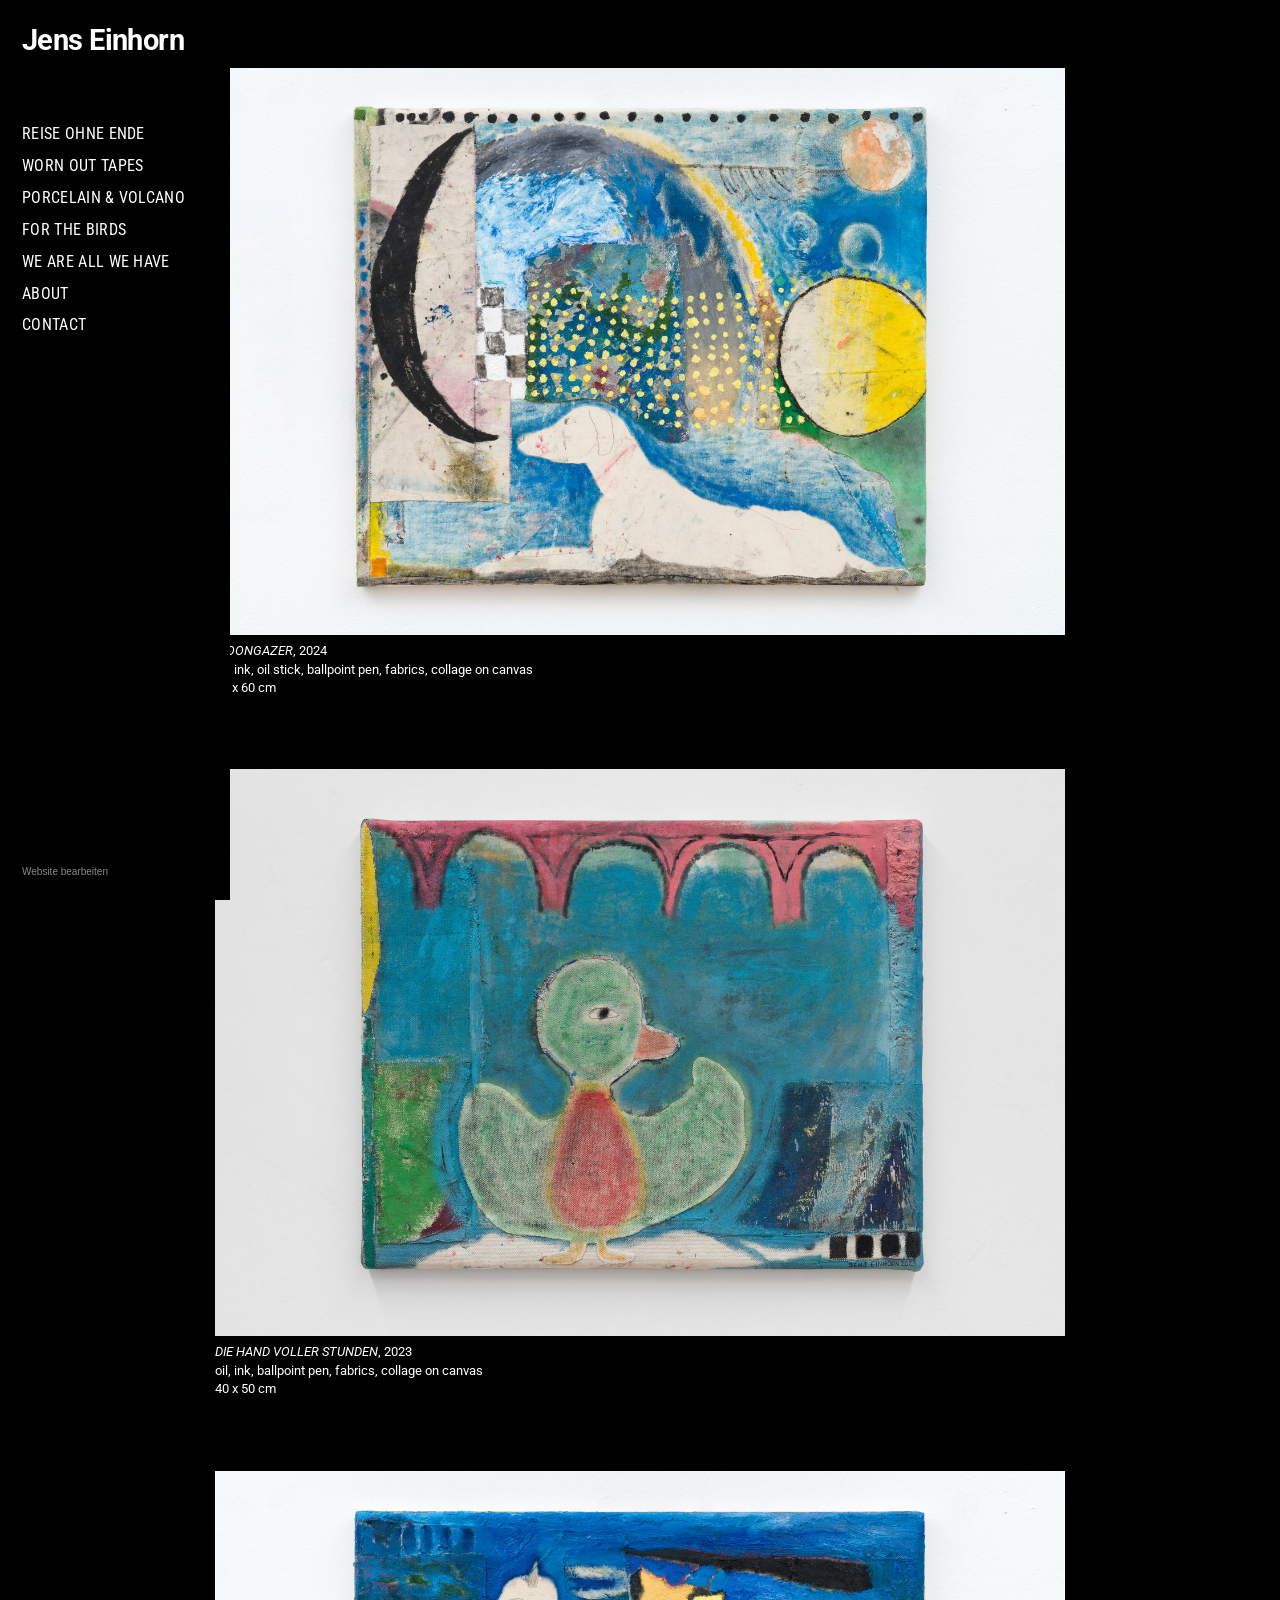
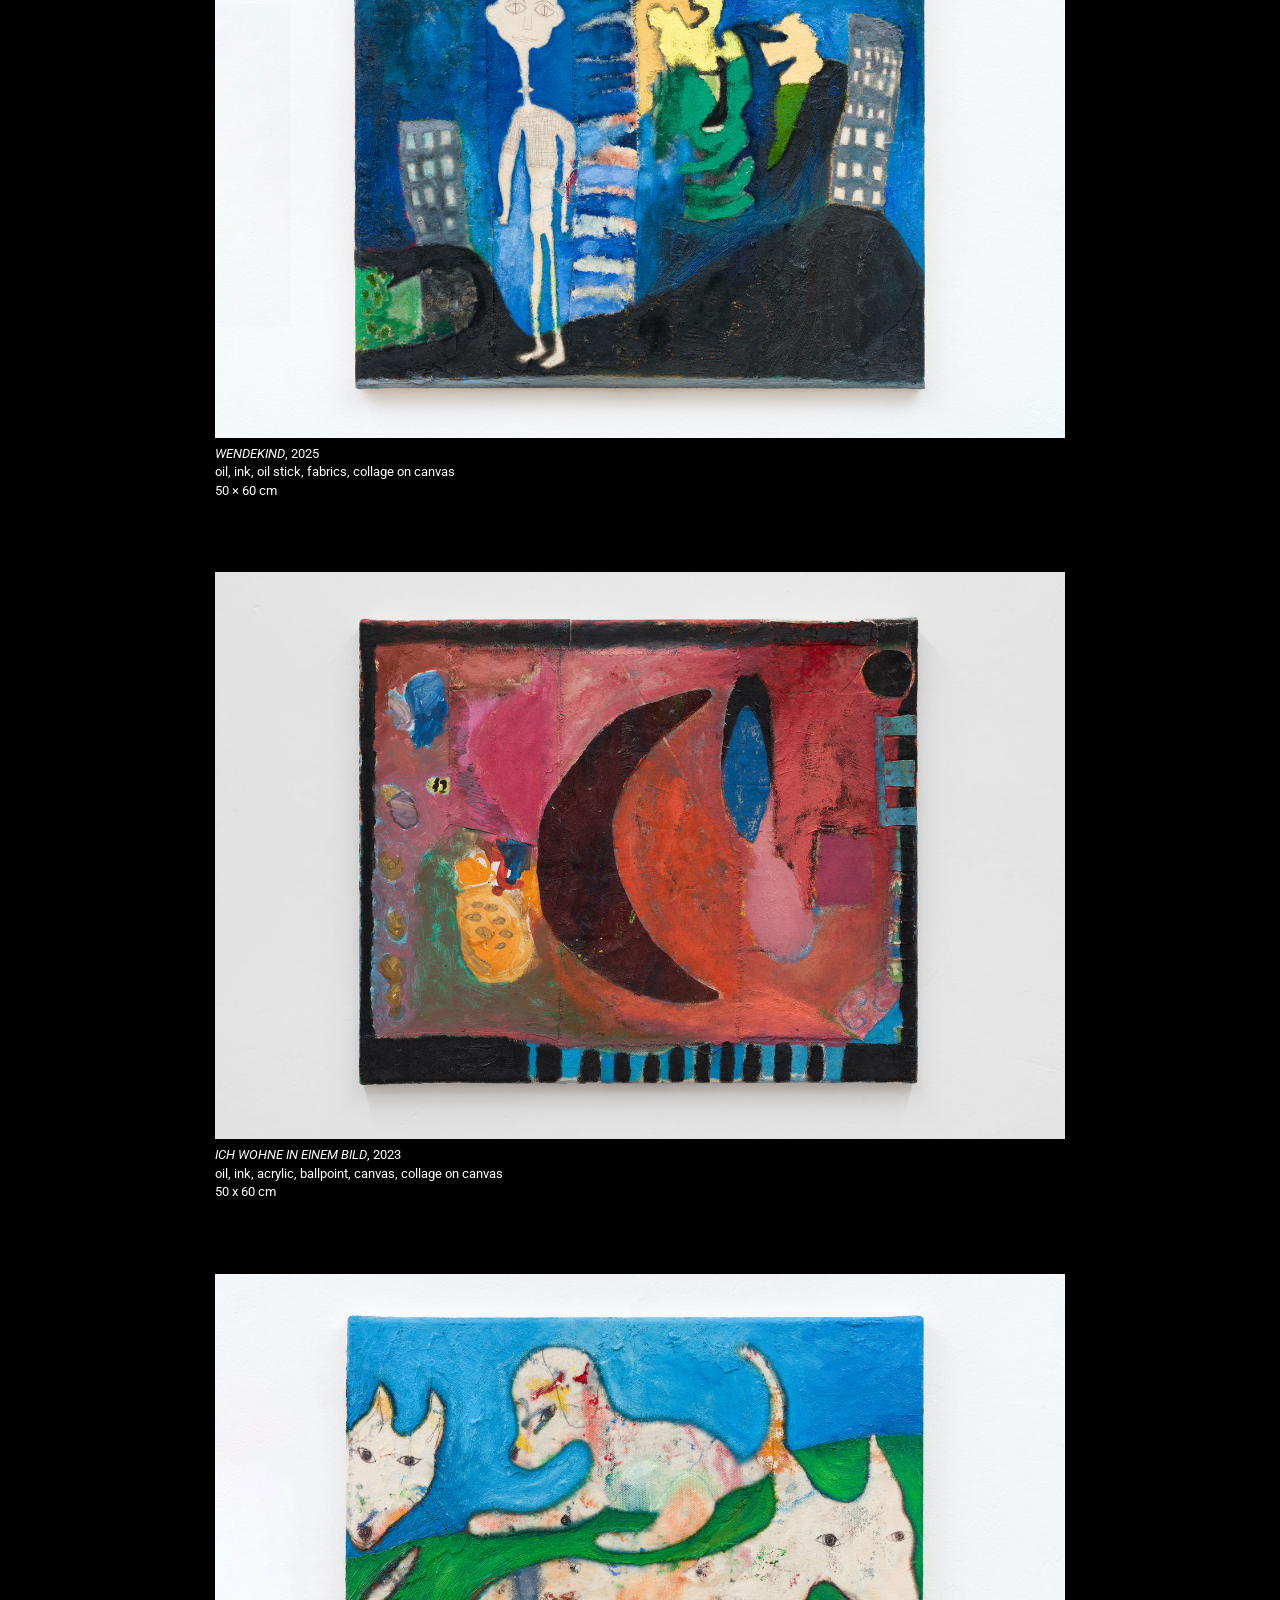
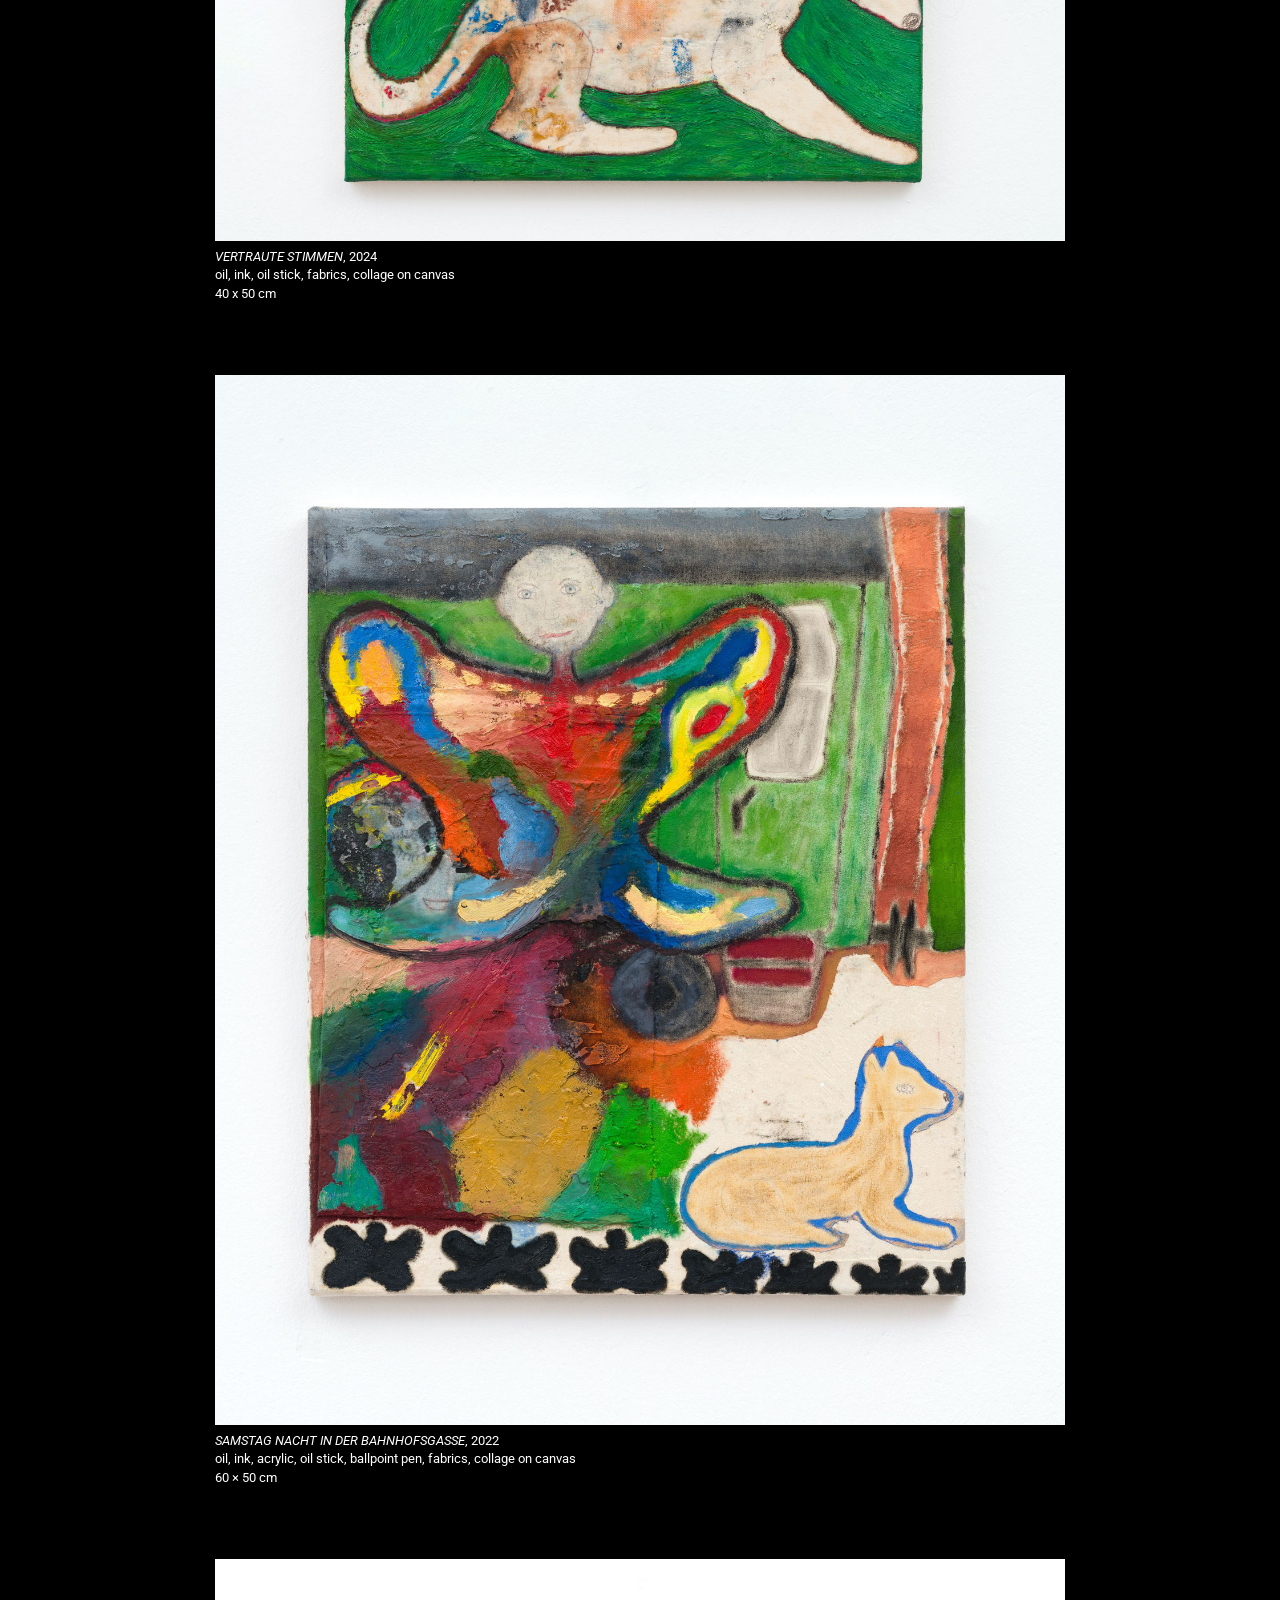
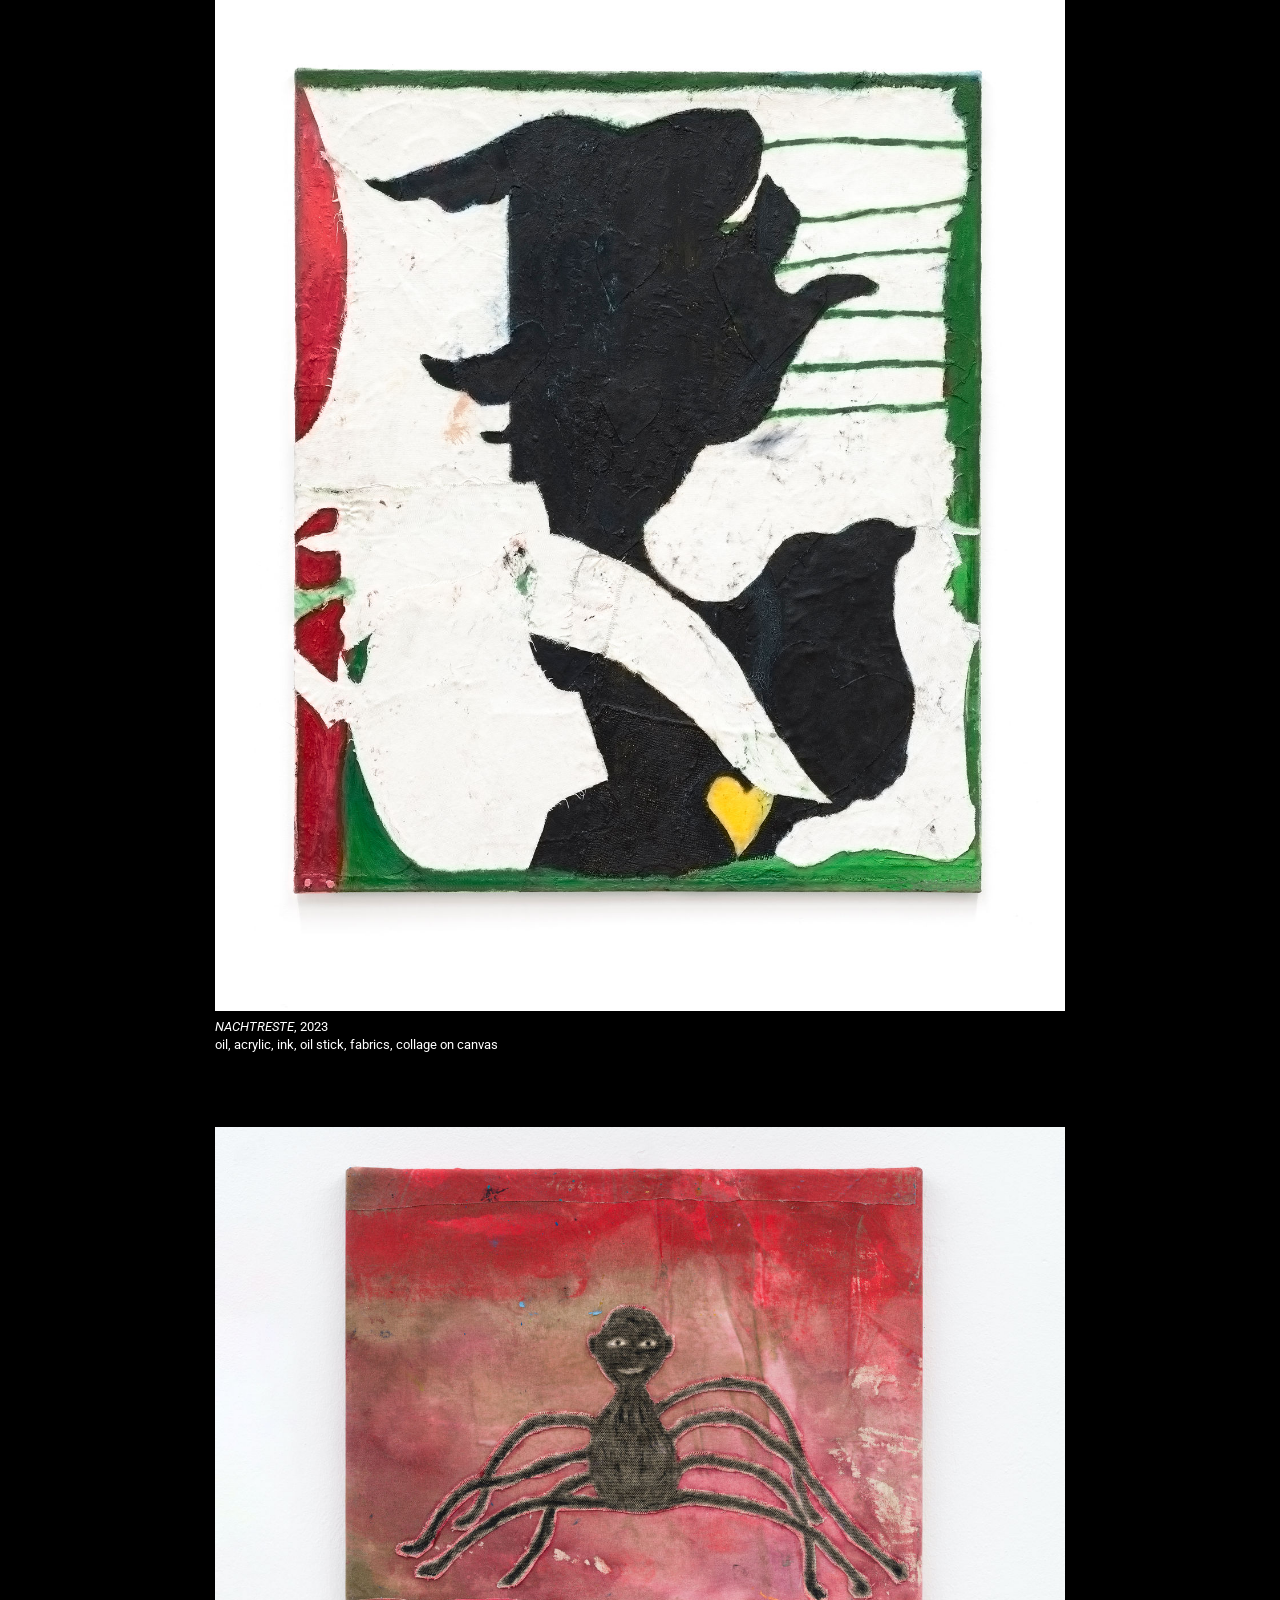
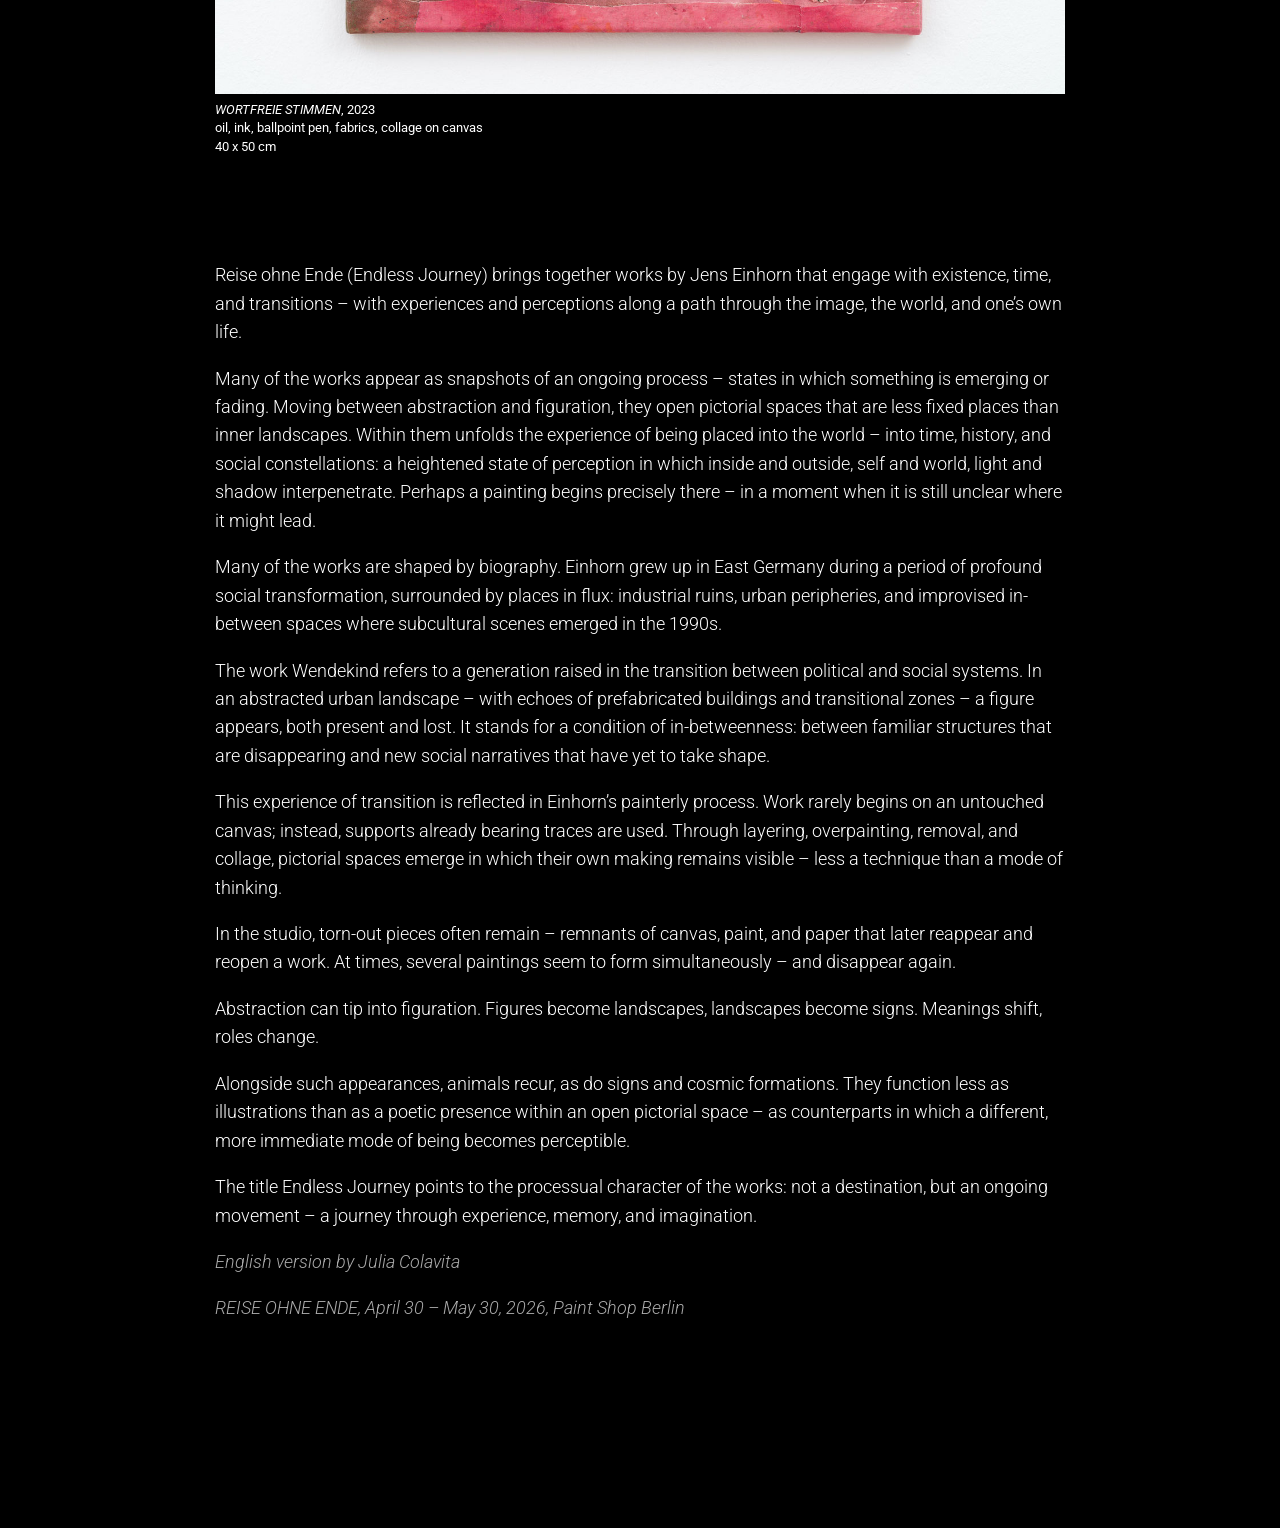
<file: index.html>
<!doctype html><html lang="de"><head><meta charset="utf-8"><meta name="viewport" content="width=device-width,initial-scale=1"><meta name="description" content="Jens Einhorn – Painting"><title>Jens Einhorn</title><link rel="stylesheet" href="/styles.css"></head><body><script src="/app.js" defer></script></body></html>
</file>
<file: styles.css>
@import url("https://fonts.googleapis.com/css2?family=Roboto:wght@100;300;400;700&family=Roboto+Condensed:wght@300;700&display=swap");:root{--heading-font:"Roboto",Arial,Helvetica,sans-serif;--heading-size:32px;--menu-font:"Arial Narrow","Helvetica Neue",Arial,sans-serif;--menu-size:16px;--heading-menu-gap:104px;--image-width:950px;--caption-font:Arial,Helvetica,sans-serif;--caption-size:10px;--caption-title-size:11px;--body-font:Arial,Helvetica,sans-serif;--body-weight:400;--body-size:12px;--text-heading-font:Arial,Helvetica,sans-serif;--text-heading-weight:400;--text-heading-size:13px;--first-image-top-offset:68px}*{box-sizing:border-box}html{scroll-behavior:smooth}body{margin:0;background:#000;color:#fff;font-family:Arial,Helvetica,sans-serif;font-size:12px;line-height:1.35}a{color:inherit;text-decoration:none}a:hover{text-decoration:none}.site-nav a:hover{font-weight:700}.admin-page a:hover,.edit-link:hover{font-weight:700}.sidebar{position:fixed;left:0;top:0;bottom:0;width:230px;padding:26px 22px 22px;background:#000;z-index:30;display:flex;flex-direction:column}.brand{font-family:var(--heading-font);font-size:var(--heading-size);font-weight:700;letter-spacing:-.02em;line-height:1;margin-bottom:var(--heading-menu-gap)}.site-nav{display:flex;flex-direction:column;gap:14px;font-family:var(--menu-font);font-size:var(--menu-size);font-weight:400;letter-spacing:.02em;line-height:1.12}.edit-link{margin-top:auto;font-size:10px;color:#888}.menu-toggle{display:none}.content{margin-left:230px;padding:var(--first-image-top-offset) 40px 100px;max-width:none}.gallery{width:min(var(--image-width),calc(100vw - 310px));max-width:none;position:relative;left:calc(50vw - 270px);transform:translateX(-50%)}.gallery figure{margin:0 0 72px}.gallery img{display:block;width:100%;max-width:none;height:auto;max-height:none;object-fit:contain;cursor:zoom-in}.gallery figcaption{margin-top:7px;font-family:var(--caption-font);font-weight:400;font-size:var(--caption-size);line-height:1.42;max-width:520px}.gallery figcaption .work-title{font-size:var(--caption-title-size);font-style:italic;font-weight:400;text-transform:uppercase}.essay{width:min(var(--image-width),calc(100vw - 310px));max-width:none;position:relative;left:calc(50vw - 270px);transform:translateX(-50%);margin:105px 0}.essay h1,.essay h2,.essay p,.essay .note,.essay .muted,.essay .lead{max-width:none}.essay h1{font-family:var(--text-heading-font);font-size:var(--text-heading-size);font-weight:var(--text-heading-weight);margin:0 0 24px}.essay h2{font-size:12px;font-weight:400;margin:60px 0 20px}.essay p{font-family:var(--body-font);font-weight:var(--body-weight);font-size:var(--body-size);line-height:1.58;margin:0 0 18px}.essay .note,.essay .muted{font-family:var(--body-font);font-weight:var(--body-weight);font-size:10px;color:#aaa}.essay .note{font-style:italic}.essay .lead{font-size:13px}.installation-gallery{margin-top:90px}.installation-gallery figure{margin-bottom:54px}.lightbox{display:none;position:fixed;inset:0;background:rgba(0,0,0,.95);z-index:100;align-items:center;justify-content:center;padding:24px;cursor:zoom-out}.lightbox.open{display:flex}.lightbox img{max-width:96vw;max-height:94vh;object-fit:contain}.no-scroll{overflow:hidden}.text-page{padding-top:62px}.text-page .essay{margin-top:0}.admin-page{max-width:720px;margin:70px auto;padding:0 24px;font-size:14px}.admin-page h1{font-size:20px;font-weight:400}.admin-page a{text-decoration:underline}.admin-page p{line-height:1.6}.admin-grid{display:grid;grid-template-columns:1fr 1fr;gap:10px;margin:26px 0}.admin-card{display:block;border:1px solid #444;padding:14px;text-decoration:none!important}.admin-card strong{display:block;margin-bottom:4px}.admin-card span{font-size:11px;color:#aaa}.admin-note{margin-top:28px;color:#aaa;font-size:12px}@media(max-width:600px){.admin-grid{grid-template-columns:1fr}}.menu-toggle{border:0;background:none;color:#fff;font:inherit;padding:0}.gallery img{background:#111}@media(max-width:760px){body{font-size:12px}.sidebar{position:sticky;top:0;width:100%;height:auto;padding:13px 15px;flex-direction:row;align-items:center;border-bottom:1px solid #222}.brand{font-size:23px;font-weight:700;letter-spacing:-.02em;margin:0}.menu-toggle{display:block;margin-left:auto}.site-nav{display:none;position:absolute;top:100%;left:0;right:0;background:#000;padding:14px 15px 18px;border-bottom:1px solid #222;gap:10px}.site-nav.open{display:flex}.edit-link{display:none}.content{margin-left:0;padding:18px 15px 65px}.gallery{width:100%;max-width:none;left:auto;transform:none}.gallery figure{margin-bottom:46px}.gallery img{width:100%;max-height:none}.gallery figcaption{font-size:var(--caption-size)}.essay{width:100%;max-width:none;left:auto;transform:none;margin:70px 0}.text-page{padding-top:34px}.text-page .essay{margin-top:0}.lightbox{padding:8px}}
</file>
